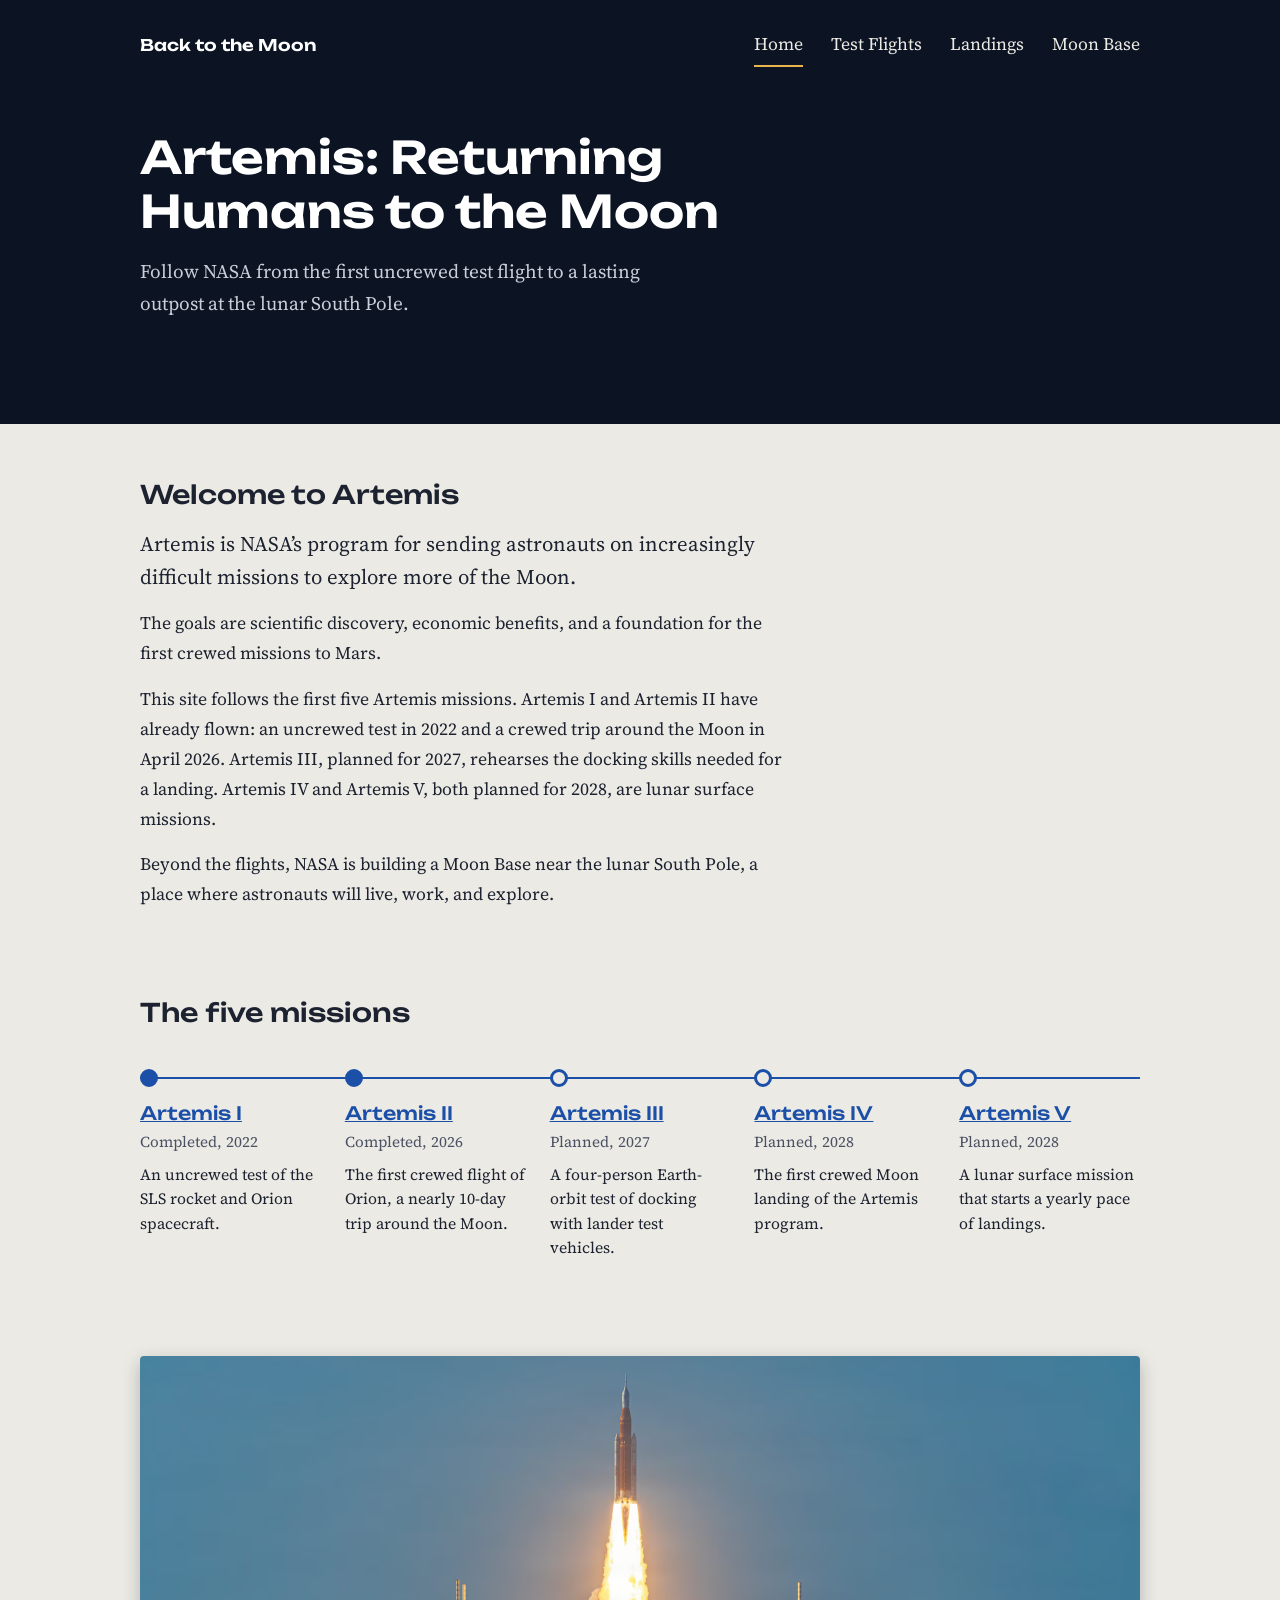
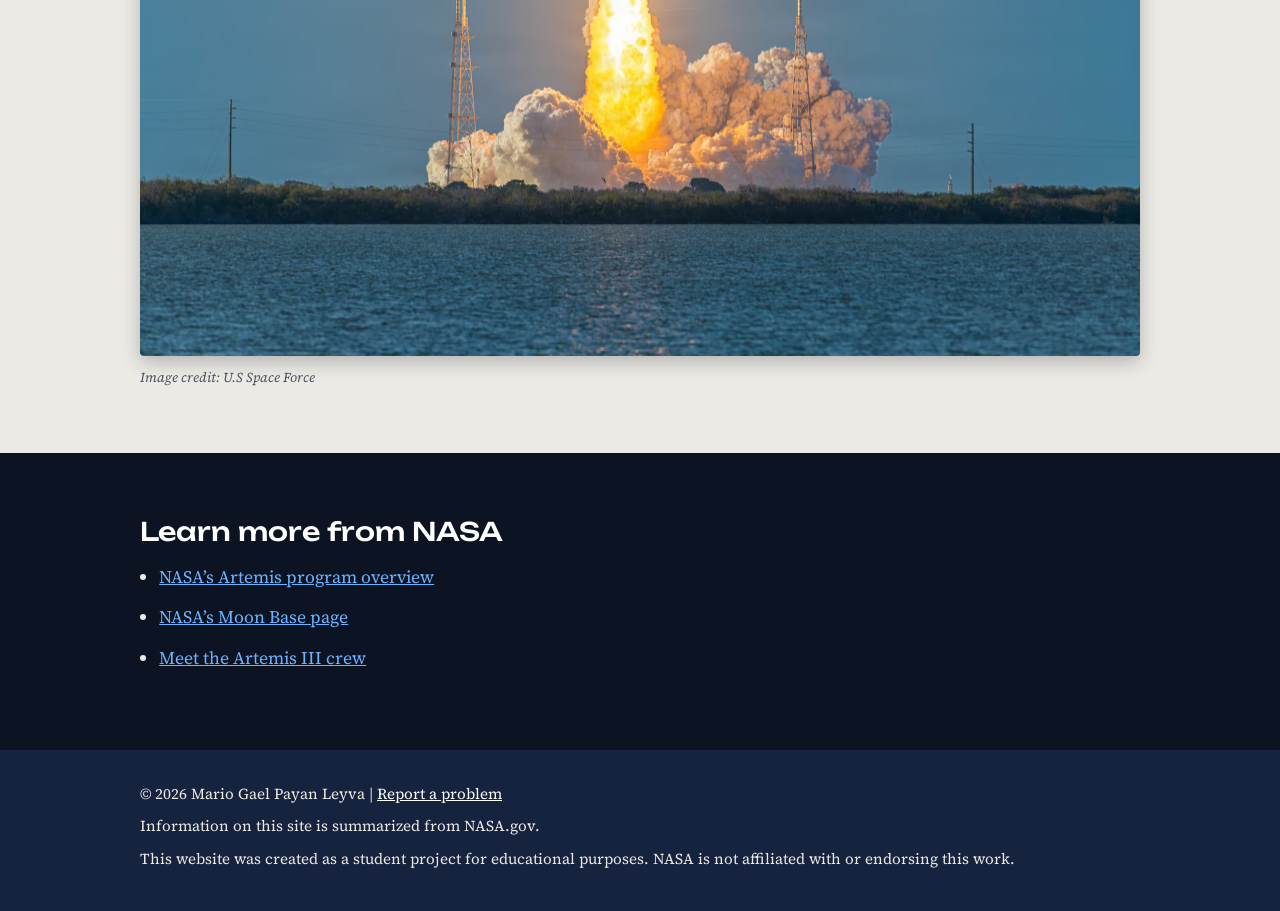
<file: final-project-draft/index.html>
<!DOCTYPE html>
<html lang="en">

<head>
  <meta charset="UTF-8" />
  <meta name="viewport" content="width=device-width, initial-scale=1" />
  <meta name="description" content="Follow NASA's Artemis program from Artemis I through Artemis V and the planned Moon Base at the lunar South Pole." />
  <meta name="author" content="Gael Leyva" />
  <title>Back to the Moon: NASA's Artemis Missions</title>
  <link href="https://fonts.googleapis.com/css2?family=Unbounded:wght@500;600&display=swap" rel="stylesheet" />
  <link href="https://fonts.googleapis.com/css2?family=Source+Serif+4:wght@400;600&display=swap" rel="stylesheet" />  <link rel="stylesheet" href="assets/css/style.css" />
</head>

<body id="home">

  <header class="site">
    <div class="container header-bar">
      <p class="brand"><a href="index.html">Back to the Moon</a></p>
      <nav>
        <ul>
          <li><a href="index.html" class="current">Home</a></li>
          <li><a href="test-flights.html">Test Flights</a></li>
          <li><a href="landings.html">Landings</a></li>
          <li><a href="moon-base.html">Moon Base</a></li>
        </ul>
      </nav>
    </div>
    <div class="container header-text">
      <h1>Artemis: Returning Humans to the Moon</h1>
      <p class="tagline">Follow NASA from the first uncrewed test flight to a lasting outpost at the lunar South Pole.</p>
    </div>
  </header>

  <main>
    <section class="container intro">
      <h2>Welcome to Artemis</h2>
      <p class="lead">Artemis is NASA’s program for sending astronauts on increasingly difficult missions to explore more of the Moon.</p>
      <p>The goals are scientific discovery, economic benefits, and a foundation for the first crewed missions to Mars.</p>
      <p>This site follows the first five Artemis missions. Artemis I and Artemis II have already flown: an uncrewed test in 2022 and a crewed trip around the Moon in April 2026. Artemis III, planned for 2027, rehearses the docking skills needed for a landing. Artemis IV and Artemis V, both planned for 2028, are lunar surface missions.</p>
      <p>Beyond the flights, NASA is building a Moon Base near the lunar South Pole, a place where astronauts will live, work, and explore.</p>
    </section>

    <section class="container flightpath">
      <h2>The five missions</h2>
      <ol class="path">
        <li class="done">
          <h3><a href="test-flights.html#artemis-1">Artemis I</a></h3>
          <p class="when">Completed, 2022</p>
          <p>An uncrewed test of the SLS rocket and Orion spacecraft.</p>
        </li>
        <li class="done">
          <h3><a href="test-flights.html#artemis-2">Artemis II</a></h3>
          <p class="when">Completed, 2026</p>
          <p>The first crewed flight of Orion, a nearly 10-day trip around the Moon.</p>
        </li>
        <li>
          <h3><a href="test-flights.html#artemis-3">Artemis III</a></h3>
          <p class="when">Planned, 2027</p>
          <p>A four-person Earth-orbit test of docking with lander test vehicles.</p>
        </li>
        <li>
          <h3><a href="landings.html#artemis-4">Artemis IV</a></h3>
          <p class="when">Planned, 2028</p>
          <p>The first crewed Moon landing of the Artemis program.</p>
        </li>
        <li>
          <h3><a href="landings.html#artemis-5">Artemis V</a></h3>
          <p class="when">Planned, 2028</p>
          <p>A lunar surface mission that starts a yearly pace of landings.</p>
        </li>
      </ol>
    </section>

    <section class="container banner">
      <figure>
        <img src="assets/img/artemis-launch.avif" width="2000" height="1333" alt="A large orange rocket lifting off in a bright plume of fire and smoke, with a shoreline and water in the foreground" />
        <figcaption>Image credit: U.S Space Force</figcaption>
      </figure>
    </section>
  </main>

    <aside class="dark">
    <div class="container">
      <article>
        <h2>Learn more from NASA</h2>
        <ul>
          <li><a href="https://www.nasa.gov/humans-in-space/artemis/">NASA’s Artemis program overview</a></li>
          <li><a href="https://www.nasa.gov/moonbase/">NASA’s Moon Base page</a></li>
          <li><a href="https://www.nasa.gov/our-artemis-iii-crew/">Meet the Artemis III crew</a></li>
        </ul>
      </article>
    </div>
  </aside>

  <footer class="site">
    <div class="container">
      <p>&copy; 2026 Mario Gael Payan Leyva | <a href="mailto:mgpayanley1@ualr.edu">Report a problem</a></p>
      <p>Information on this site is summarized from NASA.gov.</p>
      <p>This website was created as a student project for educational purposes. NASA is not affiliated with or endorsing this work.</p>
    </div>
  </footer>
</body>

</html>
</file>
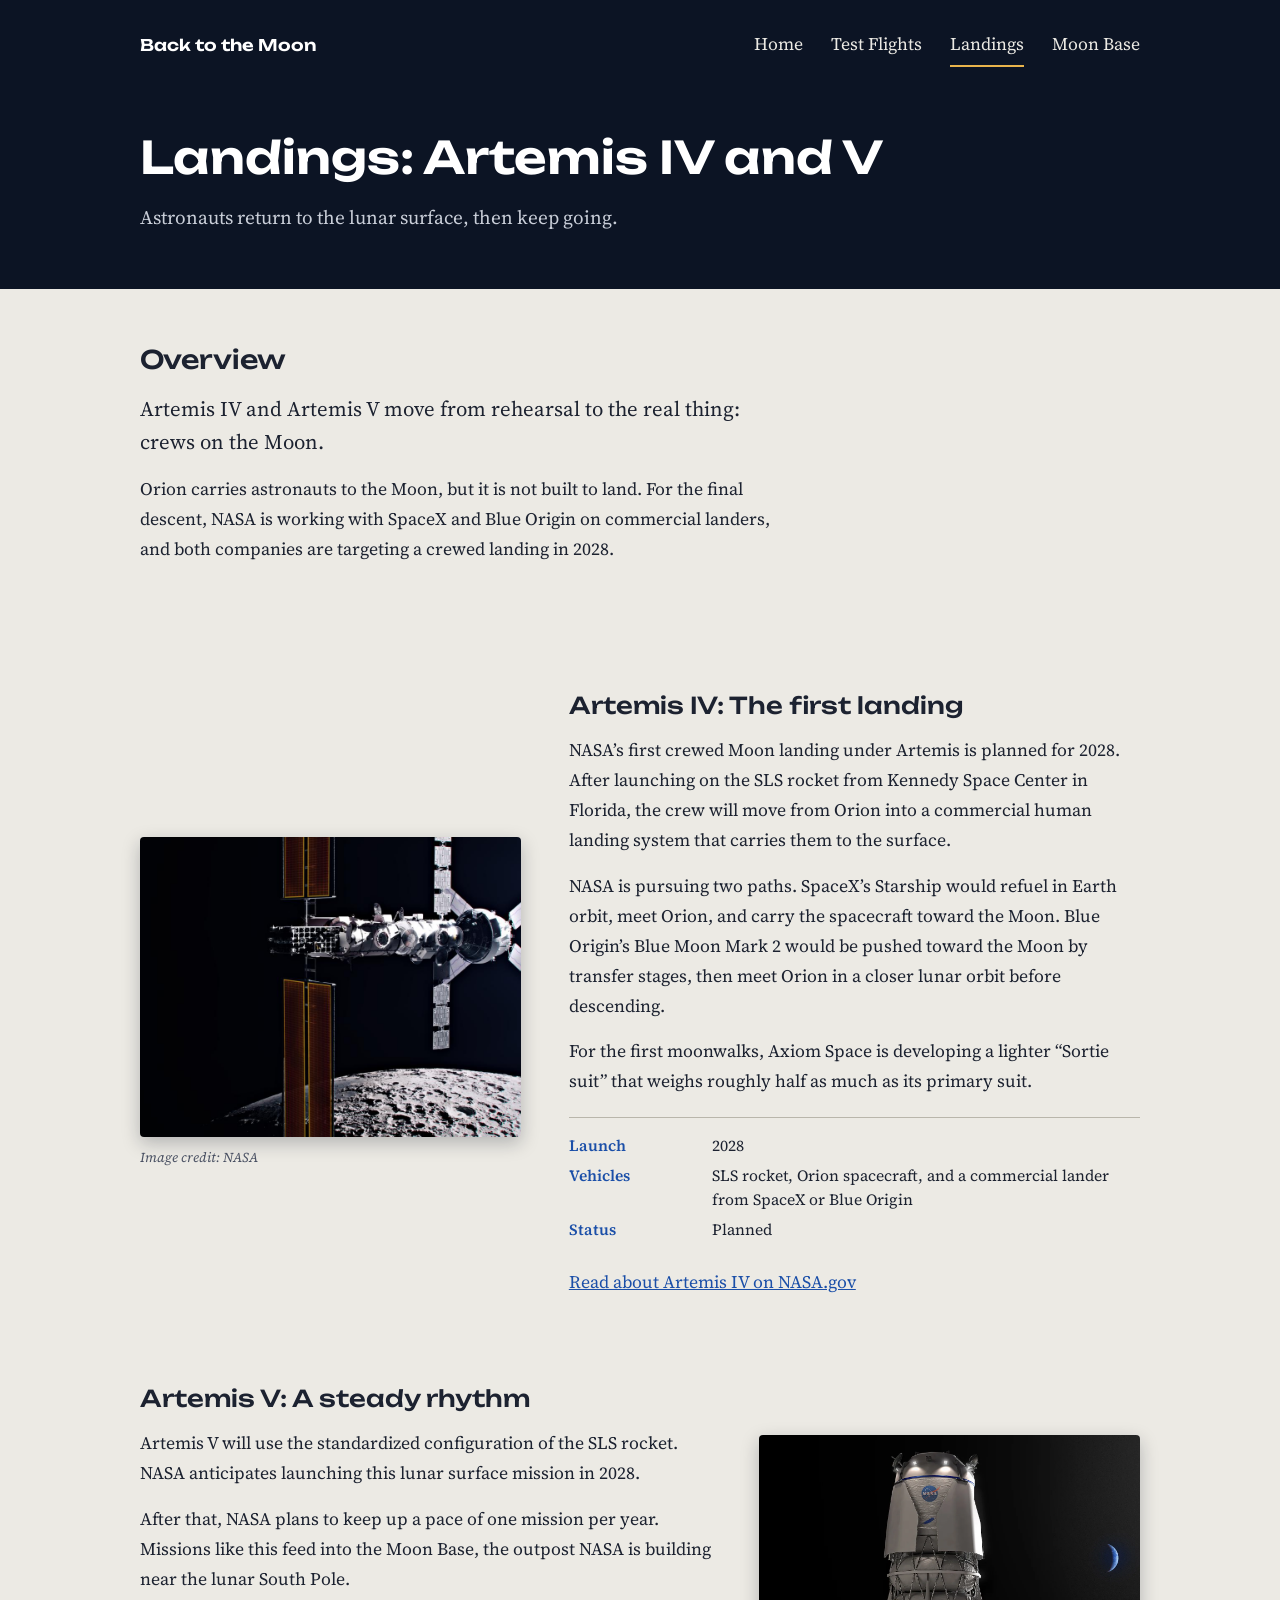
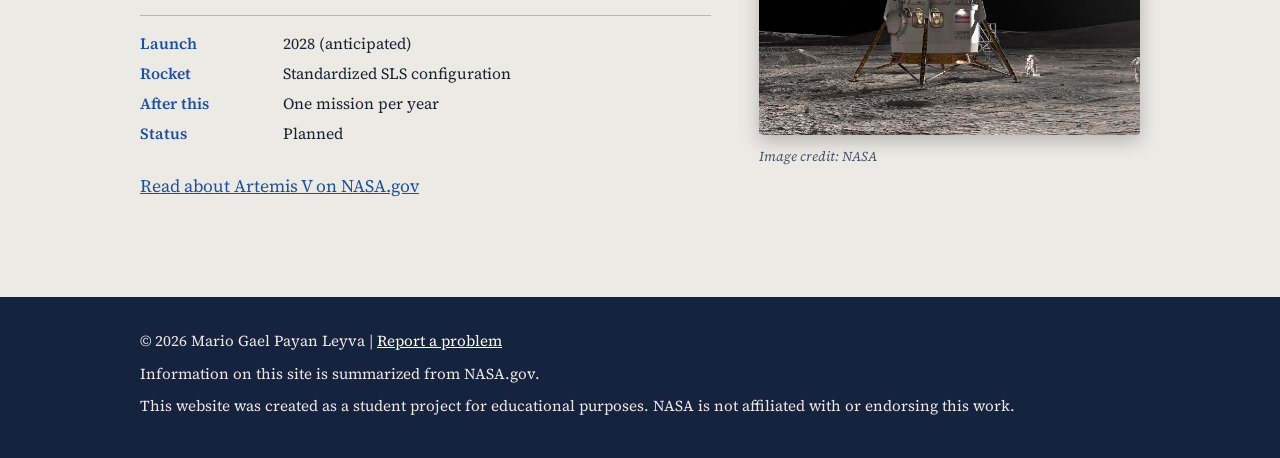
<file: final-project-draft/landings.html>
<!DOCTYPE html>
<html lang="en">

<head>
  <meta charset="UTF-8" />
  <meta name="viewport" content="width=device-width, initial-scale=1" />
  <meta name="description" content="Artemis IV and V: the first crewed Artemis Moon landing and the next lunar surface mission, both planned for 2028." />
  <meta name="author" content="Gael Leyva" />
  <title>Landings: Artemis IV and V | Back to the Moon</title>
  <link href="https://fonts.googleapis.com/css2?family=Unbounded:wght@500;600&display=swap" rel="stylesheet" />
  <link href="https://fonts.googleapis.com/css2?family=Source+Serif+4:wght@400;600&display=swap" rel="stylesheet" />  <link rel="stylesheet" href="assets/css/style.css" />
</head>

<body id="landings">

  <header class="site">
    <div class="container header-bar">
      <p class="brand"><a href="index.html">Back to the Moon</a></p>
      <nav>
        <ul>
          <li><a href="index.html">Home</a></li>
          <li><a href="test-flights.html">Test Flights</a></li>
          <li><a href="landings.html" class="current">Landings</a></li>
          <li><a href="moon-base.html">Moon Base</a></li>
        </ul>
      </nav>
    </div>
    <div class="container header-text">
      <h1>Landings: Artemis IV and V</h1>
      <p class="tagline">Astronauts return to the lunar surface, then keep going.</p>
    </div>
  </header>

  <main>
    <section class="container intro">
      <h2>Overview</h2>
      <p class="lead">Artemis IV and Artemis V move from rehearsal to the real thing: crews on the Moon.</p>
      <p>Orion carries astronauts to the Moon, but it is not built to land. For the final descent, NASA is working with SpaceX and Blue Origin on commercial landers, and both companies are targeting a crewed landing in 2028.</p>
    </section>

    <section class="container">
      <div class="story-list">

        <article class="story" id="artemis-4">
          <figure>
            <img src="assets/img/artemis-4.jpg" width="1200" height="800" alt="NASA image on the Moon during Artemis IV" />
            <figcaption>Image credit: NASA</figcaption>
          </figure>
          <div class="story-body">
            <h2>Artemis IV: The first landing</h2>
            <p>NASA’s first crewed Moon landing under Artemis is planned for 2028. After launching on the SLS rocket from Kennedy Space Center in Florida, the crew will move from Orion into a commercial human landing system that carries them to the surface.</p>
            <p>NASA is pursuing two paths. SpaceX’s Starship would refuel in Earth orbit, meet Orion, and carry the spacecraft toward the Moon. Blue Origin’s Blue Moon Mark 2 would be pushed toward the Moon by transfer stages, then meet Orion in a closer lunar orbit before descending.</p>
            <p>For the first moonwalks, Axiom Space is developing a lighter “Sortie suit” that weighs roughly half as much as its primary suit.</p>
            <dl class="facts">
              <dt>Launch</dt>
              <dd>2028</dd>
              <dt>Vehicles</dt>
              <dd>SLS rocket, Orion spacecraft, and a commercial lander from SpaceX or Blue Origin</dd>
              <dt>Status</dt>
              <dd>Planned</dd>
            </dl>
            <p><a href="https://www.nasa.gov/mission/artemis-iv/">Read about Artemis IV on NASA.gov</a></p>
          </div>
        </article>

        <article class="story" id="artemis-5">
          <figure>
            <img src="assets/img/artemis-5.webp" width="1200" height="800" alt="NASA image of astronauts working on the lunar surface" />
            <figcaption>Image credit: NASA</figcaption>
          </figure>
          <div class="story-body">
            <h2>Artemis V: A steady rhythm</h2>
            <p>Artemis V will use the standardized configuration of the SLS rocket. NASA anticipates launching this lunar surface mission in 2028.</p>
            <p>After that, NASA plans to keep up a pace of one mission per year. Missions like this feed into the Moon Base, the outpost NASA is building near the lunar South Pole.</p>
            <dl class="facts">
              <dt>Launch</dt>
              <dd>2028 (anticipated)</dd>
              <dt>Rocket</dt>
              <dd>Standardized SLS configuration</dd>
              <dt>After this</dt>
              <dd>One mission per year</dd>
              <dt>Status</dt>
              <dd>Planned</dd>
            </dl>
            <p><a href="https://www.nasa.gov/event/artemis-v/">Read about Artemis V on NASA.gov</a></p>
          </div>
        </article>

      </div>
    </section>
  </main>

  <footer class="site">
    <div class="container">
      <p>&copy; 2026 Mario Gael Payan Leyva | <a href="mailto:mgpayanley1@ualr.edu">Report a problem</a></p>
      <p>Information on this site is summarized from NASA.gov.</p>
      <p>This website was created as a student project for educational purposes. NASA is not affiliated with or endorsing this work.</p>
    </div>
  </footer>
</body>

</html>
</file>
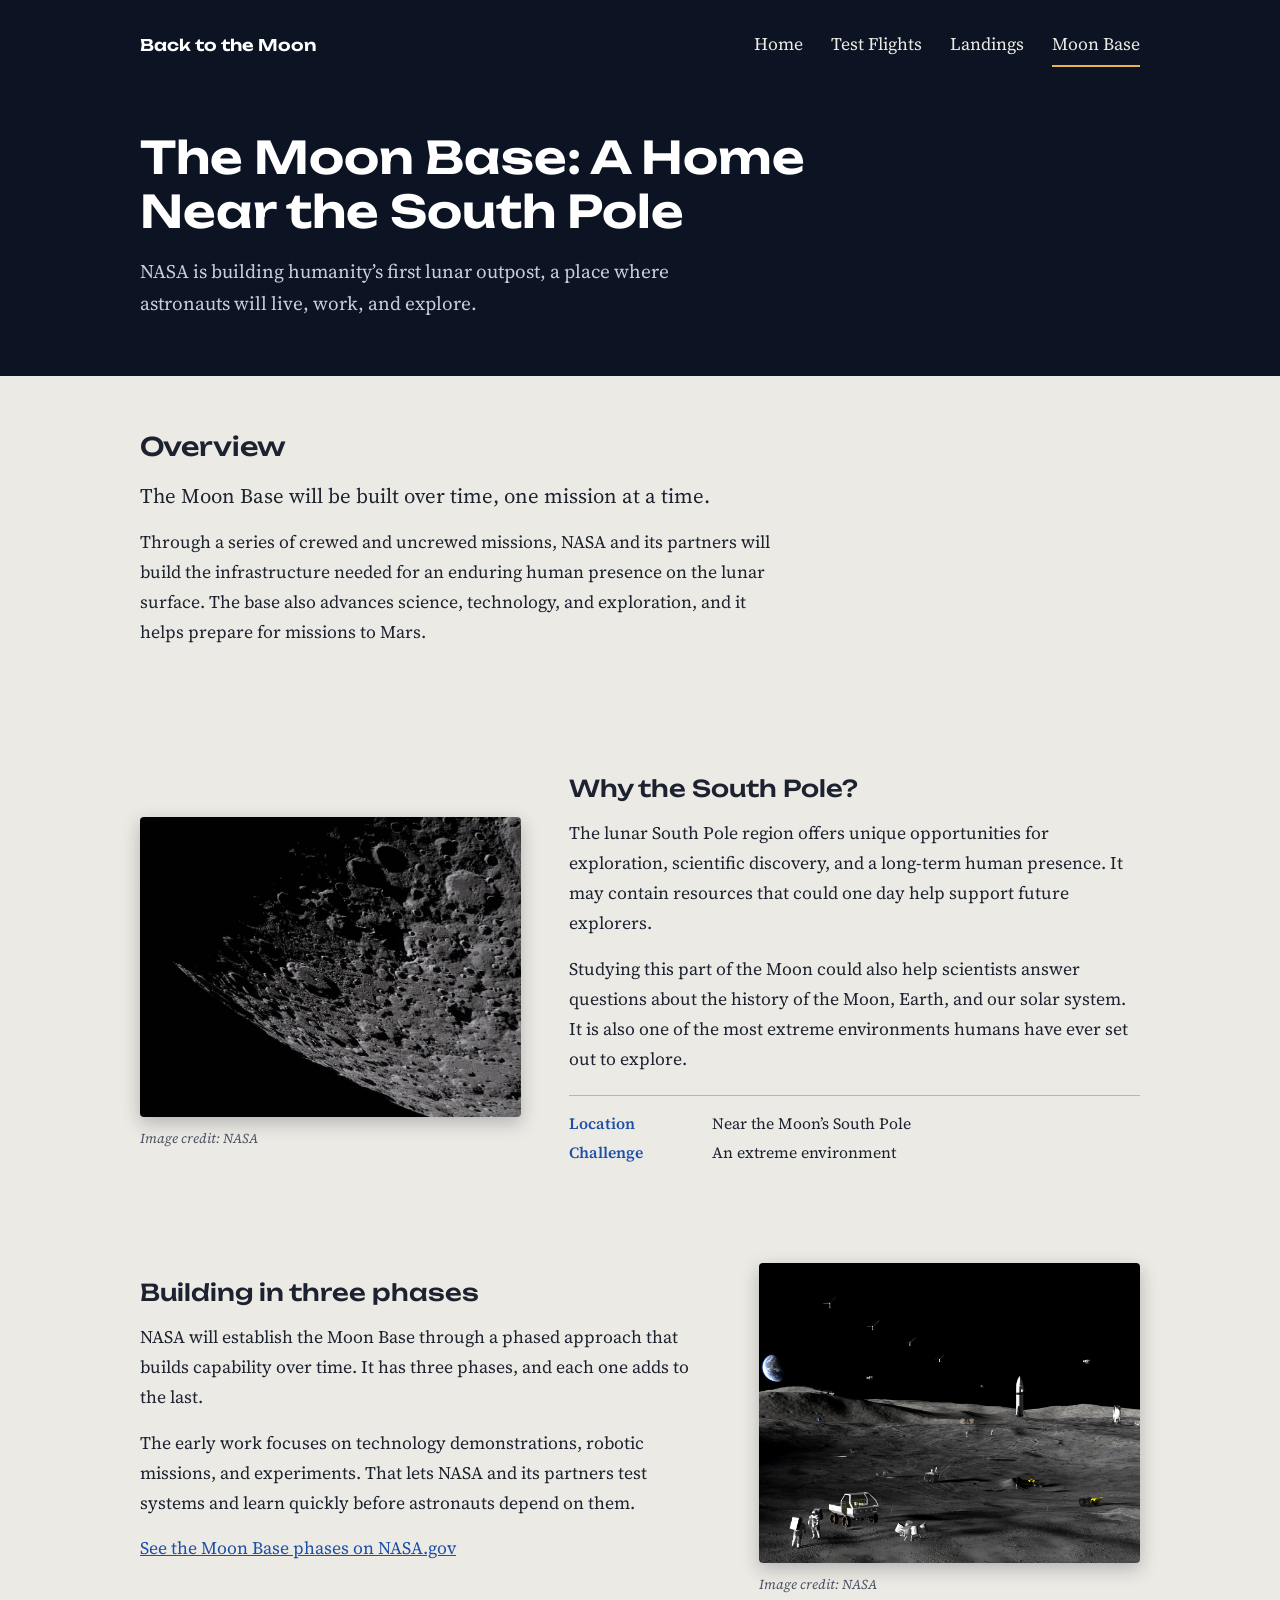
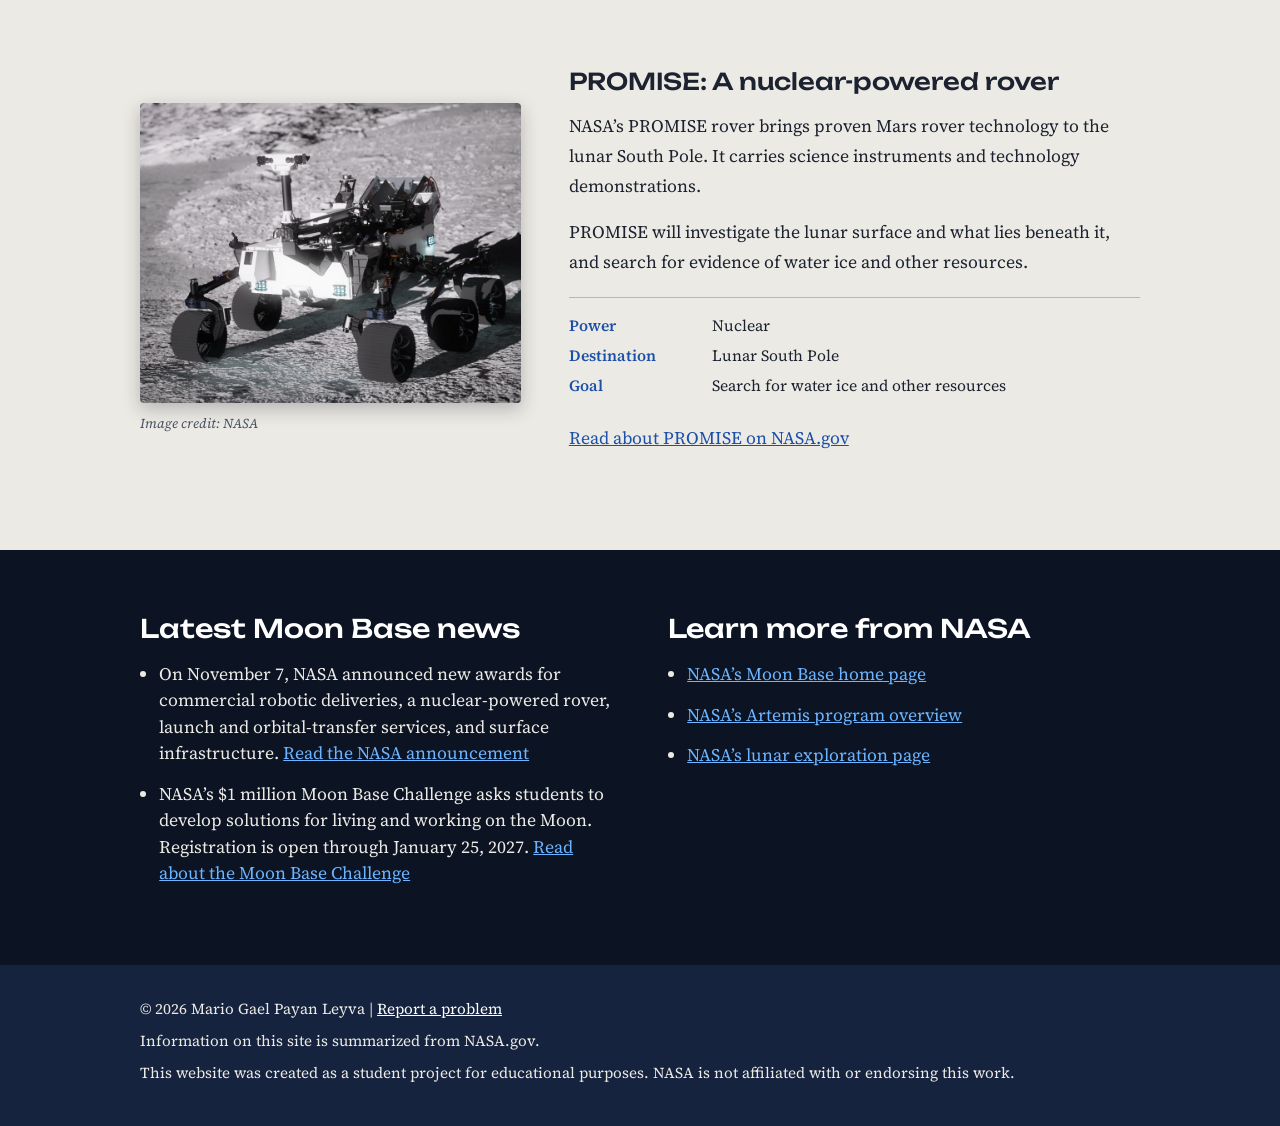
<file: final-project-draft/moon-base.html>
<!DOCTYPE html>
<html lang="en">

<head>
  <meta charset="UTF-8" />
  <meta name="viewport" content="width=device-width, initial-scale=1" />
  <meta name="description" content="NASA's Moon Base: humanity's first lunar outpost, being built near the Moon's South Pole through crewed and uncrewed missions." />
  <meta name="author" content="Gael Leyva" />
  <title>The Moon Base | Back to the Moon</title>
  <link href="https://fonts.googleapis.com/css2?family=Unbounded:wght@500;600&display=swap" rel="stylesheet" />
  <link href="https://fonts.googleapis.com/css2?family=Source+Serif+4:wght@400;600&display=swap" rel="stylesheet" />  <link rel="stylesheet" href="assets/css/style.css" />
</head>

<body id="moon-base">

  <header class="site">
    <div class="container header-bar">
      <p class="brand"><a href="index.html">Back to the Moon</a></p>
      <nav>
        <ul>
          <li><a href="index.html">Home</a></li>
          <li><a href="test-flights.html">Test Flights</a></li>
          <li><a href="landings.html">Landings</a></li>
          <li><a href="moon-base.html" class="current">Moon Base</a></li>
        </ul>
      </nav>
    </div>
    <div class="container header-text">
      <h1>The Moon Base: A Home Near the South Pole</h1>
      <p class="tagline">NASA is building humanity’s first lunar outpost, a place where astronauts will live, work, and explore.</p>
    </div>
  </header>

  <main>
    <section class="container intro">
      <h2>Overview</h2>
      <p class="lead">The Moon Base will be built over time, one mission at a time.</p>
      <p>Through a series of crewed and uncrewed missions, NASA and its partners will build the infrastructure needed for an enduring human presence on the lunar surface. The base also advances science, technology, and exploration, and it helps prepare for missions to Mars.</p>
    </section>

    <section class="container">
      <div class="story-list">

        <article class="story" id="south-pole">
          <figure>
            <img src="assets/img/south-pole.jpg" width="1200" height="800" alt="NASA image of the Moon's cratered South Pole region" />
            <figcaption>Image credit: NASA</figcaption>
          </figure>
          <div class="story-body">
            <h2>Why the South Pole?</h2>
            <p>The lunar South Pole region offers unique opportunities for exploration, scientific discovery, and a long-term human presence. It may contain resources that could one day help support future explorers.</p>
            <p>Studying this part of the Moon could also help scientists answer questions about the history of the Moon, Earth, and our solar system. It is also one of the most extreme environments humans have ever set out to explore.</p>
            <dl class="facts">
              <dt>Location</dt>
              <dd>Near the Moon’s South Pole</dd>
              <dt>Challenge</dt>
              <dd>An extreme environment</dd>
            </dl>
          </div>
        </article>

        <article class="story" id="phases">
          <figure>
            <img src="assets/img/moon-base.webp" width="1200" height="800" alt="NASA artist's concept of the Moon Base with habitats and rovers" />
            <figcaption>Image credit: NASA</figcaption>
          </figure>
          <div class="story-body">
            <h2>Building in three phases</h2>
            <p>NASA will establish the Moon Base through a phased approach that builds capability over time. It has three phases, and each one adds to the last.</p>
            <p>The early work focuses on technology demonstrations, robotic missions, and experiments. That lets NASA and its partners test systems and learn quickly before astronauts depend on them.</p>
            <p><a href="https://www.nasa.gov/moonbase-phases/">See the Moon Base phases on NASA.gov</a></p>
          </div>
        </article>

        <article class="story" id="promise">
          <figure>
            <img src="assets/img/promise-rover.jpg" width="1200" height="800" alt="NASA image of a rover exploring the lunar surface" />
            <figcaption>Image credit: NASA</figcaption>
          </figure>
          <div class="story-body">
            <h2>PROMISE: A nuclear-powered rover</h2>
            <p>NASA’s PROMISE rover brings proven Mars rover technology to the lunar South Pole. It carries science instruments and technology demonstrations.</p>
            <p>PROMISE will investigate the lunar surface and what lies beneath it, and search for evidence of water ice and other resources.</p>
            <dl class="facts">
              <dt>Power</dt>
              <dd>Nuclear</dd>
              <dt>Destination</dt>
              <dd>Lunar South Pole</dd>
              <dt>Goal</dt>
              <dd>Search for water ice and other resources</dd>
            </dl>
            <p><a href="https://www.nasa.gov/mission/promise/">Read about PROMISE on NASA.gov</a></p>
          </div>
        </article>

      </div>
    </section>
  </main>

  <aside class="dark">
    <div class="container">
      <article>
        <h2>Latest Moon Base news</h2>
        <ul>
          <li>On November 7, NASA announced new awards for commercial robotic deliveries, a nuclear-powered rover, launch and orbital-transfer services, and surface infrastructure. <a href="https://www.nasa.gov/news-release/nasa-awards-moon-base-transportation-technology-science-projects/">Read the NASA announcement</a></li>
          <li>NASA’s $1 million Moon Base Challenge asks students to develop solutions for living and working on the Moon. Registration is open through January 25, 2027. <a href="https://www.nasa.gov/news-release/nasa-announces-1-million-to-students-for-moon-base-challenge/">Read about the Moon Base Challenge</a></li>
        </ul>
      </article>
      <article>
        <h2>Learn more from NASA</h2>
        <ul>
          <li><a href="https://www.nasa.gov/moonbase/">NASA’s Moon Base home page</a></li>
          <li><a href="https://www.nasa.gov/humans-in-space/artemis/">NASA’s Artemis program overview</a></li>
          <li><a href="https://science.nasa.gov/moon/">NASA’s lunar exploration page</a></li>
        </ul>
      </article>
    </div>
  </aside>

  <footer class="site">
    <div class="container">
      <p>&copy; 2026 Mario Gael Payan Leyva | <a href="mailto:mgpayanley1@ualr.edu">Report a problem</a></p>
      <p>Information on this site is summarized from NASA.gov.</p>
      <p>This website was created as a student project for educational purposes. NASA is not affiliated with or endorsing this work.</p>
    </div>
  </footer>
</body>

</html>
</file>
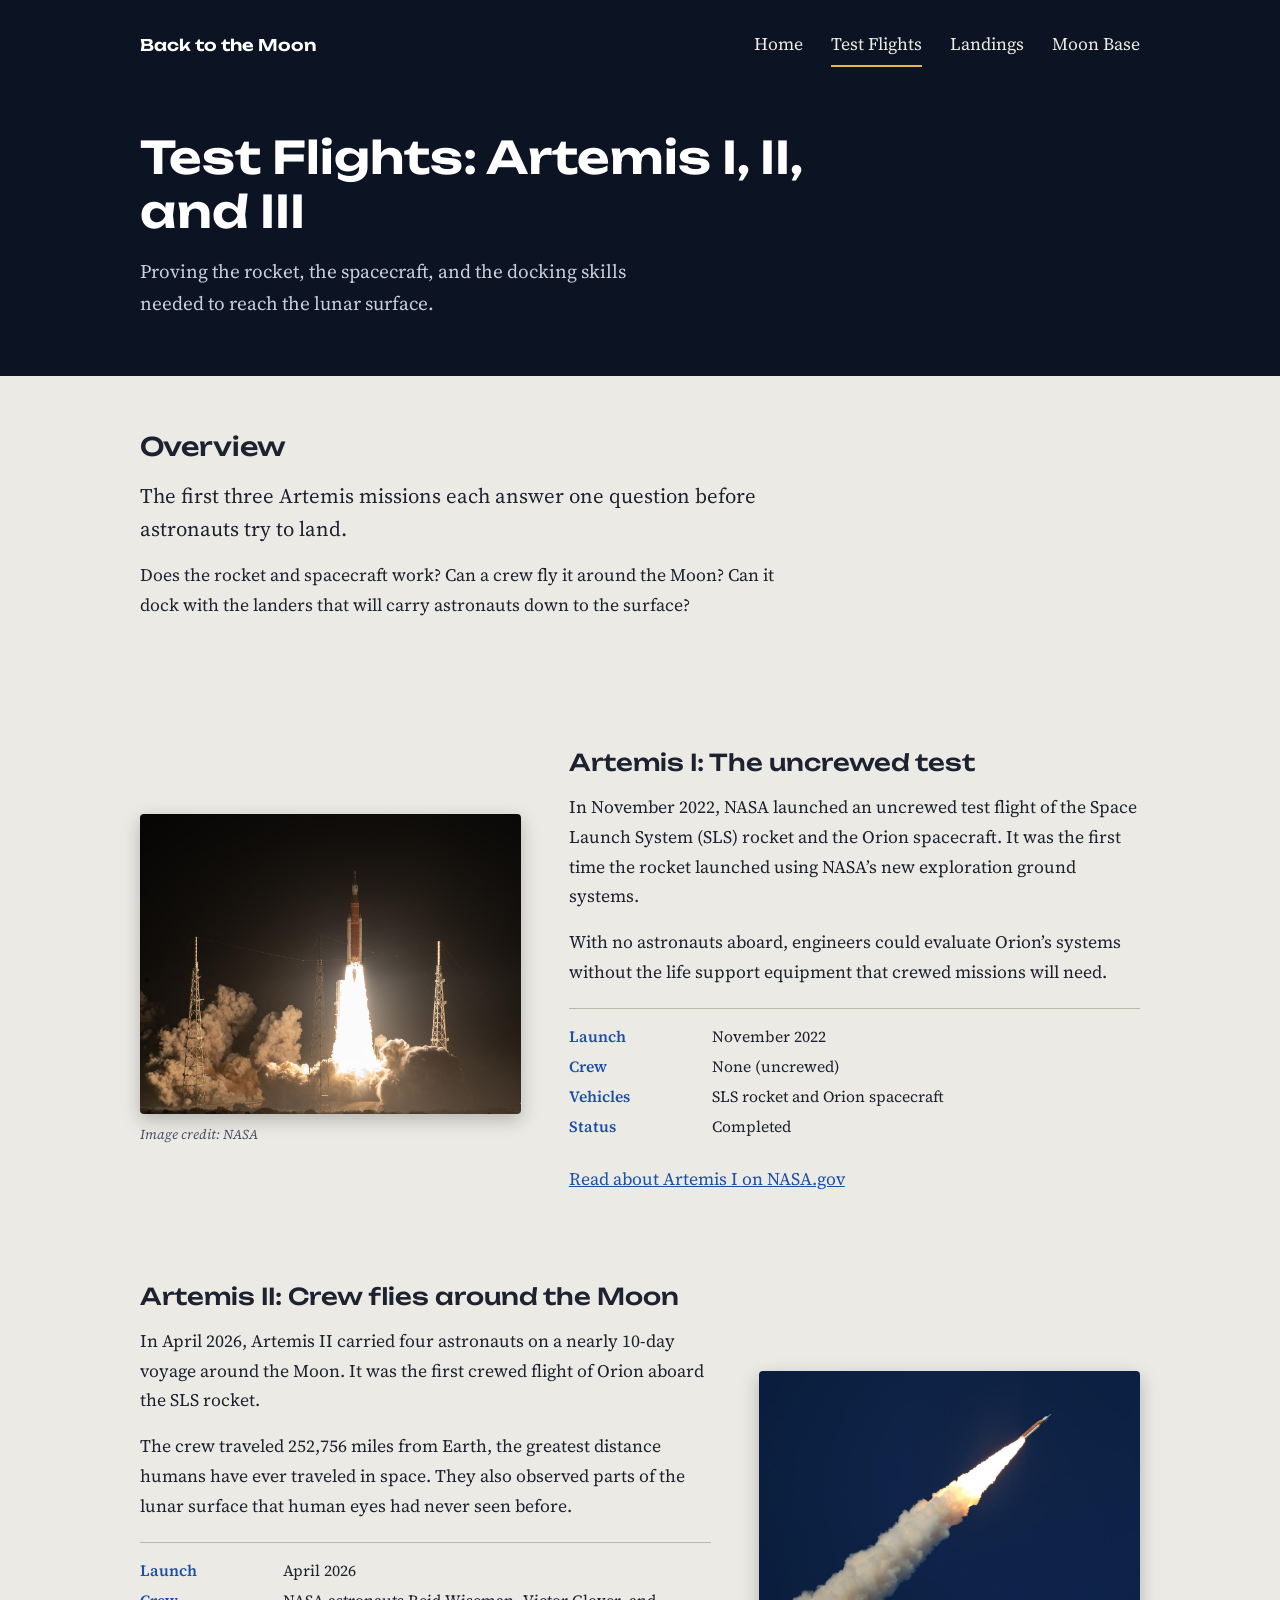
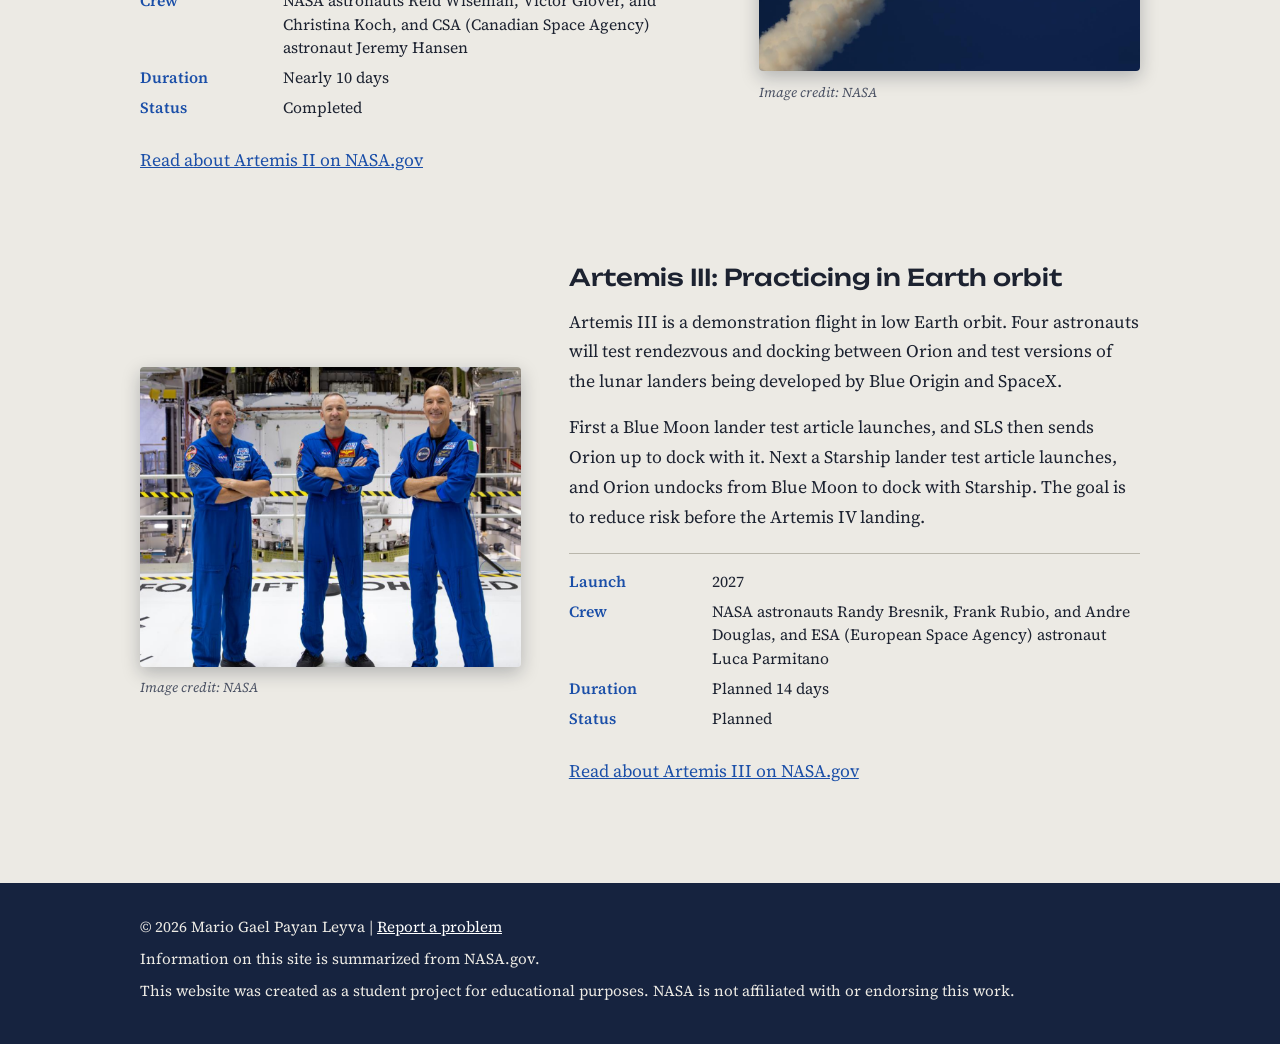
<file: final-project-draft/test-flights.html>
<!DOCTYPE html>
<html lang="en">

<head>
  <meta charset="UTF-8" />
  <meta name="viewport" content="width=device-width, initial-scale=1" />
  <meta name="description" content="Artemis I, II, and III: the uncrewed test flight, the first crewed trip around the Moon, and the Earth-orbit docking test." />
  <meta name="author" content="Gael Leyva" />
  <title>Test Flights: Artemis I, II, and III | Back to the Moon</title>
  <link href="https://fonts.googleapis.com/css2?family=Unbounded:wght@500;600&display=swap" rel="stylesheet" />
  <link href="https://fonts.googleapis.com/css2?family=Source+Serif+4:wght@400;600&display=swap" rel="stylesheet" />
  <link rel="stylesheet" href="assets/css/style.css" />
</head>

<body id="test-flights">

  <header class="site">
    <div class="container header-bar">
      <p class="brand"><a href="index.html">Back to the Moon</a></p>
      <nav>
        <ul>
          <li><a href="index.html">Home</a></li>
          <li><a href="test-flights.html" class="current">Test Flights</a></li>
          <li><a href="landings.html">Landings</a></li>
          <li><a href="moon-base.html">Moon Base</a></li>
        </ul>
      </nav>
    </div>
    <div class="container header-text">
      <h1>Test Flights: Artemis I, II, and III</h1>
      <p class="tagline">Proving the rocket, the spacecraft, and the docking skills needed to reach the lunar surface.</p>
    </div>
  </header>

  <main>
    <section class="container intro">
      <h2>Overview</h2>
      <p class="lead">The first three Artemis missions each answer one question before astronauts try to land.</p>
      <p>Does the rocket and spacecraft work? Can a crew fly it around the Moon? Can it dock with the landers that will carry astronauts down to the surface?</p>
    </section>

    <section class="container">
      <div class="story-list">

        <article class="story" id="artemis-1">
          <figure>
            <img src="assets/img/artemis-1.jpg" width="1200" height="800" alt="NASA image of the Artemis I rocket and Orion spacecraft" />
            <figcaption>Image credit: NASA</figcaption>
          </figure>
          <div class="story-body">
            <h2>Artemis I: The uncrewed test</h2>
            <p>In November 2022, NASA launched an uncrewed test flight of the Space Launch System (SLS) rocket and the Orion spacecraft. It was the first time the rocket launched using NASA’s new exploration ground systems.</p>
            <p>With no astronauts aboard, engineers could evaluate Orion’s systems without the life support equipment that crewed missions will need.</p>
            <dl class="facts">
              <dt>Launch</dt>
              <dd>November 2022</dd>
              <dt>Crew</dt>
              <dd>None (uncrewed)</dd>
              <dt>Vehicles</dt>
              <dd>SLS rocket and Orion spacecraft</dd>
              <dt>Status</dt>
              <dd>Completed</dd>
            </dl>
            <p><a href="https://www.nasa.gov/mission/artemis-i/">Read about Artemis I on NASA.gov</a></p>
          </div>
        </article>

        <article class="story" id="artemis-2">
          <figure>
            <img src="assets/img/artemis-2.jpg" width="1200" height="800" alt="NASA image of the Artemis II rocket" />
            <figcaption>Image credit: NASA</figcaption>
          </figure>
          <div class="story-body">
            <h2>Artemis II: Crew flies around the Moon</h2>
            <p>In April 2026, Artemis II carried four astronauts on a nearly 10-day voyage around the Moon. It was the first crewed flight of Orion aboard the SLS rocket.</p>
            <p>The crew traveled 252,756 miles from Earth, the greatest distance humans have ever traveled in space. They also observed parts of the lunar surface that human eyes had never seen before.</p>
            <dl class="facts">
              <dt>Launch</dt>
              <dd>April 2026</dd>
              <dt>Crew</dt>
              <dd>NASA astronauts Reid Wiseman, Victor Glover, and Christina Koch, and CSA (Canadian Space Agency) astronaut Jeremy Hansen</dd>
              <dt>Duration</dt>
              <dd>Nearly 10 days</dd>
              <dt>Status</dt>
              <dd>Completed</dd>
            </dl>
            <p><a href="https://www.nasa.gov/mission/artemis-ii/">Read about Artemis II on NASA.gov</a></p>
          </div>
        </article>

        <article class="story" id="artemis-3">
          <figure>
            <img src="assets/img/artemis-3.png" width="1200" height="800" alt="NASA image of the Artemis III crew" />
            <figcaption>Image credit: NASA</figcaption>
          </figure>
          <div class="story-body">
            <h2>Artemis III: Practicing in Earth orbit</h2>
            <p>Artemis III is a demonstration flight in low Earth orbit. Four astronauts will test rendezvous and docking between Orion and test versions of the lunar landers being developed by Blue Origin and SpaceX.</p>
            <p>First a Blue Moon lander test article launches, and SLS then sends Orion up to dock with it. Next a Starship lander test article launches, and Orion undocks from Blue Moon to dock with Starship. The goal is to reduce risk before the Artemis IV landing.</p>
            <dl class="facts">
              <dt>Launch</dt>
              <dd>2027</dd>
              <dt>Crew</dt>
              <dd>NASA astronauts Randy Bresnik, Frank Rubio, and Andre Douglas, and ESA (European Space Agency) astronaut Luca Parmitano</dd>
              <dt>Duration</dt>
              <dd>Planned 14 days</dd>
              <dt>Status</dt>
              <dd>Planned</dd>
            </dl>
            <p><a href="https://www.nasa.gov/mission/artemis-iii/">Read about Artemis III on NASA.gov</a></p>
          </div>
        </article>

      </div>
    </section>
  </main>

  <footer class="site">
    <div class="container">
      <p>&copy; 2026 Mario Gael Payan Leyva | <a href="mailto:mgpayanley1@ualr.edu">Report a problem</a></p>
      <p>Information on this site is summarized from NASA.gov.</p>
      <p>This website was created as a student project for educational purposes. NASA is not affiliated with or endorsing this work.</p>
    </div>
  </footer>
</body>

</html>
</file>
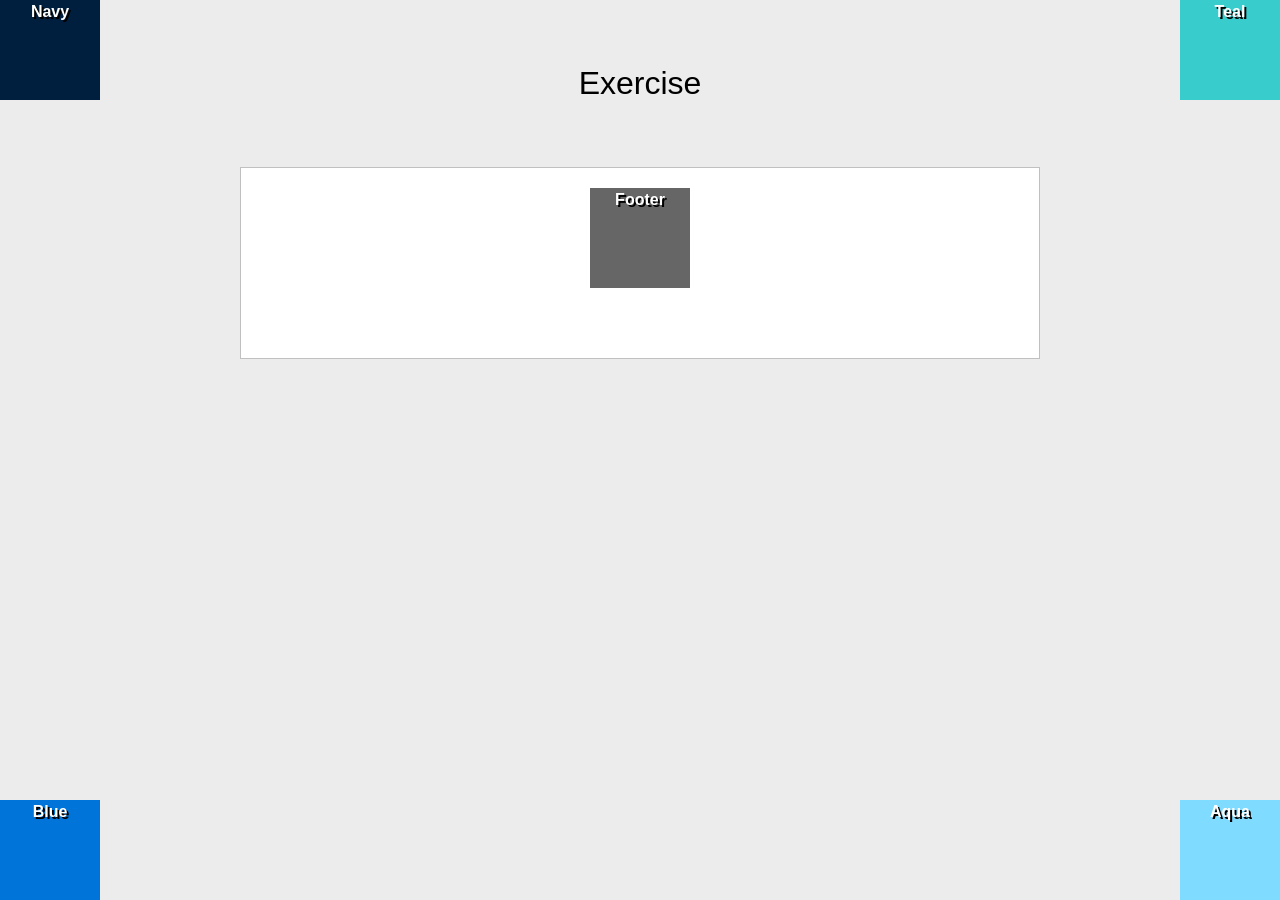
<file: positioning-lab/absolute-1.html>
<!DOCTYPE html>
<html lang="en">

<head>
  <meta charset="UTF-8">
  <meta http-equiv="X-UA-Compatible" content="IE=edge">
  <meta name="viewport" content="width=device-width, initial-scale=1.0">
  <title>Positioning Lab</title>
  <style type="text/css">
    /* ---------------Box Sizing----------------- */
    html {
      box-sizing: border-box;
    }
    *,
    *:before,
    *:after {
      box-sizing: inherit;
    }
    body {
      background-color: #ECECEC;
      font-weight: bold;
      font-family: Tahoma, Geneva, sans-serif;
      color: #FFF;
      text-align: center;
      line-height: 24px;
    }
    #wrapper {
      background-color: #FFF;
      border: 1px solid #c0c0c0;
      width: 800px;
      height: 192px;
      margin-right: auto;
      margin-left: auto;
      text-shadow: 2px 2px #000;
    }
    #navy {
      background-color: #001f3f;
      width: 100px;
      height:100px;
      position:absolute;
      top:0;
      left:0;
    }
    #teal {
      background-color: #39CCCC;
      width: 100px;
      height:100px;
      position:absolute;
      top:0;
      right:0;
    }
    #blue {
      background-color: #0074D9;
      width: 100px;
      height:100px;
      position:absolute;
      bottom:0;
      left:0;
    }
    #aqua {
      background-color: #7FDBFF;
      width: 100px;
      height:100px;
      position:absolute;
      bottom:0;
      right:0;
    }
    #footer {
  background-color: #666;
  width: 100px;
  height: 100px;
  position: absolute;
  right: 0;
  left: 0;
  margin: 20px auto;
    }
    h1 {
      color: #000;
      font-weight: normal;
      padding: 50px;
    }
  </style>
</head>
<body>
  <h1>Exercise</h1>
  <section id="wrapper">
    <div id="navy">Navy</div>
    <div id="teal">Teal</div>
    <div id="blue">Blue</div>
    <div id="aqua">Aqua</div>
    <div id="footer">Footer</div>
  </section>
</body>

</html>
</file>
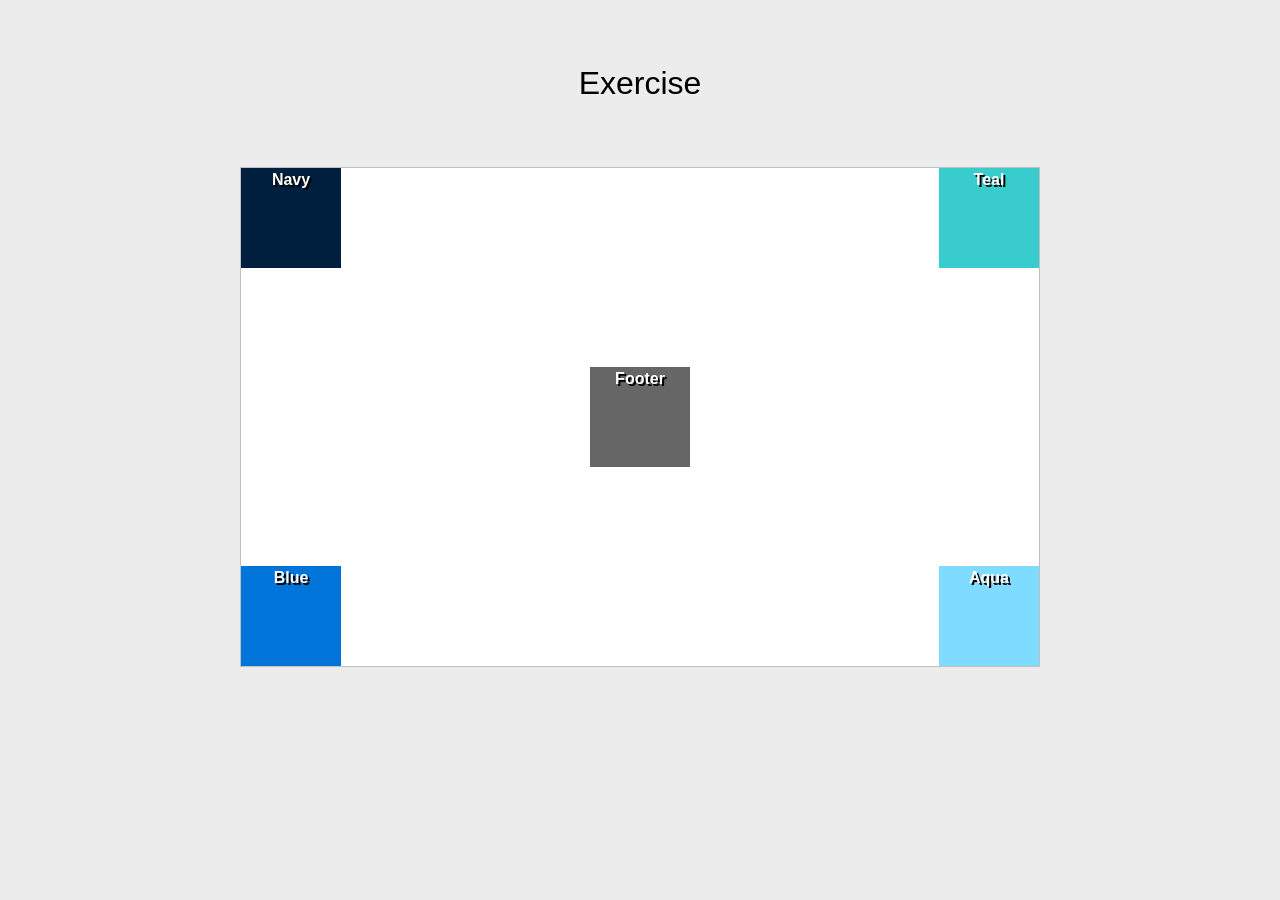
<file: positioning-lab/absolute-2.html>
<!DOCTYPE html>
<html lang="en">

<head>
  <meta charset="UTF-8">
  <meta http-equiv="X-UA-Compatible" content="IE=edge">
  <meta name="viewport" content="width=device-width, initial-scale=1.0">
  <title>Positioning Lab</title>
  <style type="text/css">
    /* ---------------Box Sizing----------------- */
    html {
      box-sizing: border-box;
    }
    *,
    *:before,
    *:after {
      box-sizing: inherit;
    }
    body {
      background-color: #ECECEC;
      font-weight: bold;
      font-family: Tahoma, Geneva, sans-serif;
      color: #FFF;
      text-align: center;
      line-height: 24px;
    }
    #wrapper {
      background-color: #FFF;
      border: 1px solid #c0c0c0;
      width: 800px;
      height: 500px;
      margin-right: auto;
      margin-left: auto;
      text-shadow: 2px 2px #000;
      position: relative;
    }
    #navy {
      background-color: #001f3f;
      position:absolute;
      width:100px;
      height:100px;
      top:0;
      left:0;
      z-index:1;
    }
    #teal {
      background-color: #39CCCC;
      position:absolute;
      width:100px;
      height:100px;
      top:0;
      right:0;
    }
    #blue {
      background-color: #0074D9;
      position:absolute;
      width:100px;
      height:100px;
      bottom:0;
      left:0;
    }
    #aqua {
      background-color: #7FDBFF;
      position:absolute;
      width:100px;
      height:100px;
      bottom:0;
      right:0;
    }
    #footer {
  background-color: #666;
  width: 100px;
  height: 100px;
  position: absolute;
  top: 50%;
  left: 50%;
  transform: translate(-50%, -50%);
}
    h1 {
      color: #000;
      font-weight: normal;
      padding: 50px;
    }
  </style>
</head>
<body>
  <h1>Exercise</h1>
  <section id="wrapper">
    <div id="navy">Navy</div>
    <div id="teal">Teal</div>
    <div id="blue">Blue</div>
    <div id="aqua">Aqua</div>
    <div id="footer">Footer</div>
  </section>
</body>

</html>
</file>
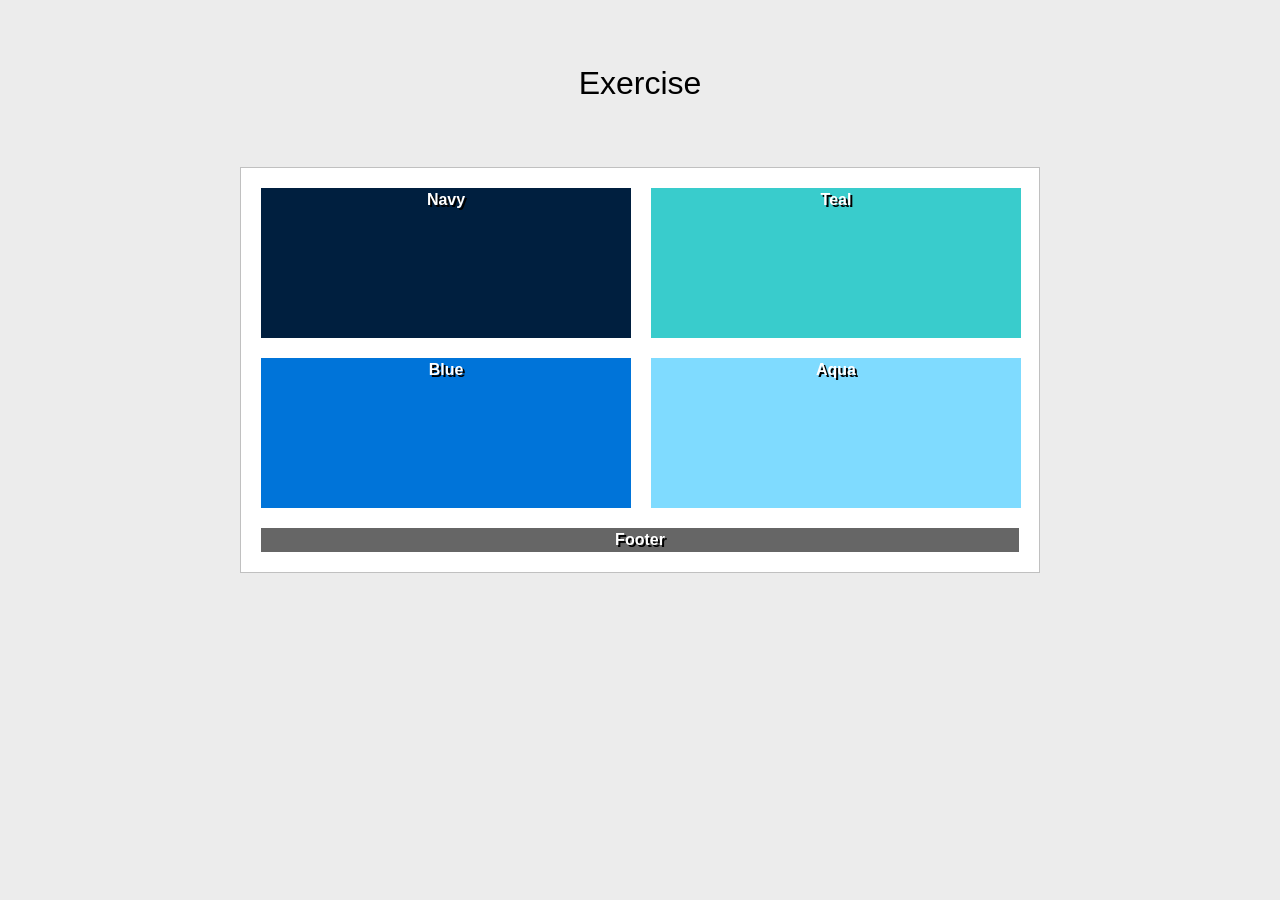
<file: positioning-lab/float-1.html>
<!DOCTYPE html>
<html lang="en">

<head>
  <meta charset="UTF-8">
  <meta http-equiv="X-UA-Compatible" content="IE=edge">
  <meta name="viewport" content="width=device-width, initial-scale=1.0">
  <title>Positioning Lab</title>
  <style type="text/css">
    /* ---------------Box Sizing----------------- */
    html {
      box-sizing: border-box;
    }
    *,
    *:before,
    *:after {
      box-sizing: inherit;
    }
    body {
      background-color: #ECECEC;
      font-weight: bold;
      font-family: Tahoma, Geneva, sans-serif;
      color: #FFF;
      text-align: center;
      line-height: 24px;
    }
    #wrapper {
      background-color: #FFF;
      border: 1px solid #c0c0c0;
      width: 800px;
      height: 400;
      margin-right: auto;
      margin-left: auto;
      text-shadow: 2px 2px #000;
      padding-top:20px;
      position: relative;
    }
    #navy {
      background-color: #001f3f;
      width: 370px;
      height:150px;
      float: left;
      margin-left:20px;
      margin-bottom:20px;
    }
    #teal {
      background-color: #39CCCC;
      width: 370px;
      height:150px;
      float: left;
      margin-left:20px;
      margin-bottom:20px;
    }
    #blue {
      background-color: #0074D9;
      width: 370px;
      height:150px;
      float: left;
      margin-left:20px;
      margin-bottom:20px;
    }
    #aqua {
      background-color: #7FDBFF;
      width: 370px;
      height:150px;
      float: left;
      margin-left:20px;
      margin-bottom:20px;
    }
    #footer {
      background-color: #666;
      clear: both;
      margin:20px;
    }
    h1 {
      color: #000;
      font-weight: normal;
      padding: 50px;
    }
  </style>
</head>
<body>
  <h1>Exercise</h1>
  <section id="wrapper">
    <div id="navy">Navy</div>
    <div id="teal">Teal</div>
    <div id="blue">Blue</div>
    <div id="aqua">Aqua</div>
    <div id="footer">Footer</div>
  </section>
</body>

</html>
</file>
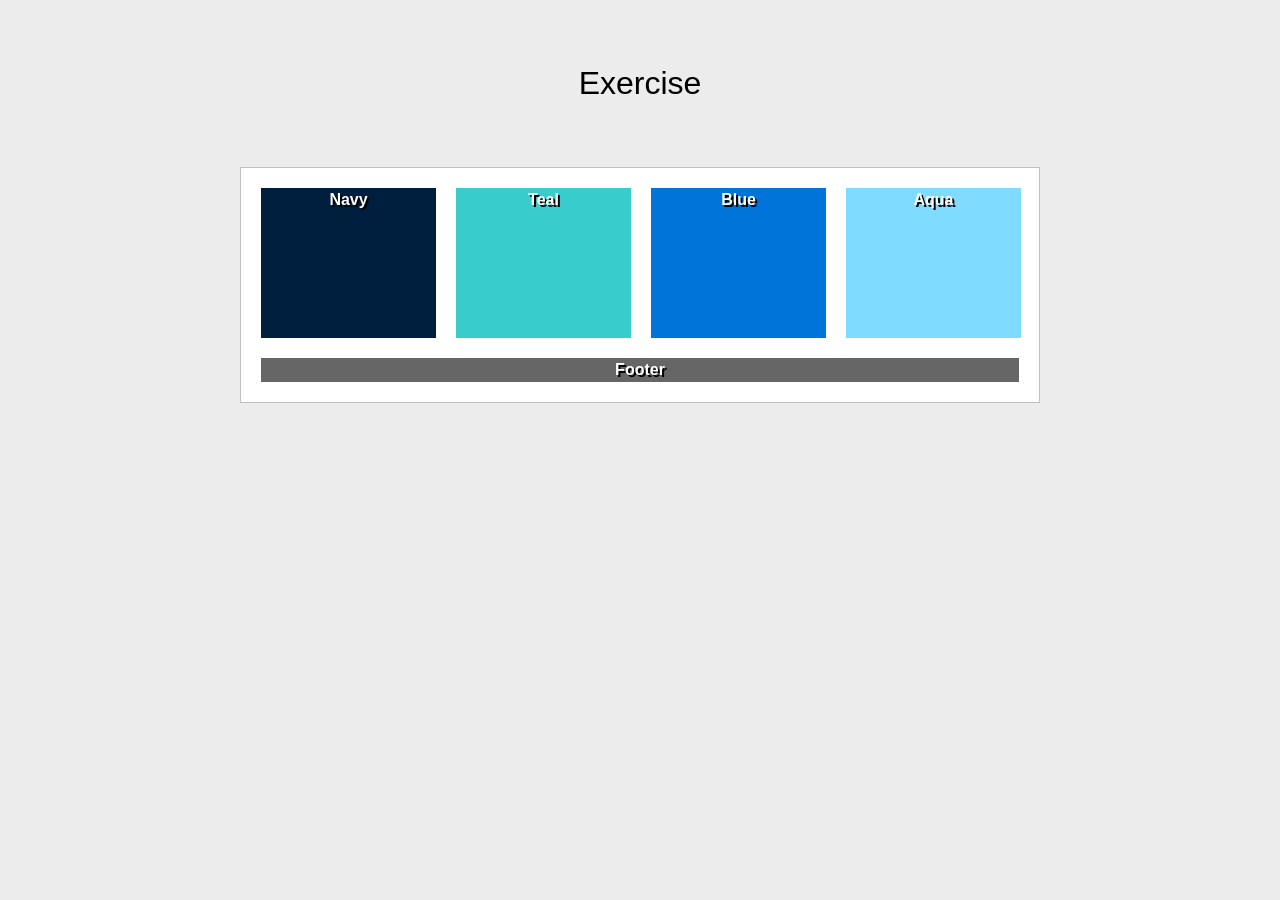
<file: positioning-lab/float-2.html>
<!DOCTYPE html>
<html lang="en">

<head>
  <meta charset="UTF-8">
  <meta http-equiv="X-UA-Compatible" content="IE=edge">
  <meta name="viewport" content="width=device-width, initial-scale=1.0">
  <title>Positioning Lab</title>
  <style type="text/css">
    /* ---------------Box Sizing----------------- */
    html {
      box-sizing: border-box;
    }
    *,
    *:before,
    *:after {
      box-sizing: inherit;
    }
    body {
      background-color: #ECECEC;
      font-weight: bold;
      font-family: Tahoma, Geneva, sans-serif;
      color: #FFF;
      text-align: center;
      line-height: 24px;
    }
    #wrapper {
      background-color: #FFF;
      border: 1px solid #c0c0c0;
      width: 800px;
      margin-right: auto;
      margin-left: auto;
      text-shadow: 2px 2px #000;
      padding-top:20px;
    }
    #navy {
      background-color: #001f3f;
      width: 175px;
      height:150px;
      float: left;
      margin-left:20px;
      margin-bottom:20px;
    }
    #teal {
      background-color: #39CCCC;
      width: 175px;
      height:150px;
      float: left;
      margin-left:20px;
      margin-bottom:20px;
    }
    #blue {
      background-color: #0074D9;
      width: 175px;
      height:150px;
      float: left;
      margin-left:20px;
      margin-bottom:20px;
    }
    #aqua {
      background-color: #7FDBFF;
      width: 175px;
      height:150px;
      float: left;
      margin-left:20px;
      margin-bottom:20px;
    }
    #footer {
      background-color: #666;
      clear: both;
      margin:20px;
    }
    h1 {
      color: #000;
      font-weight: normal;
      padding: 50px;
    }
  </style>
</head>
<body>
  <h1>Exercise</h1>
  <section id="wrapper">
    <div id="navy">Navy</div>
    <div id="teal">Teal</div>
    <div id="blue">Blue</div>
    <div id="aqua">Aqua</div>
    <div id="footer">Footer</div>
  </section>
</body>

</html>
</file>
<file: final-project-draft/assets/css/style.css>
/* ==========================================================
   Back to the Moon: Artemis website project

   Colors
   Night        #0c1424
   Deep Space   #16233f
   Lunar Dust   #eceae4
   Ink          #1c2230
   Regolith     #4a5163
   Earthrise    #6cb4ff
   Cobalt       #1b4fa8
   Sunlight     #e9b44c
   ========================================================== */

/* ---------------Box Sizing----------------- */

html {
  box-sizing: border-box;
}
*,
*:before,
*:after {
  box-sizing: inherit;
}

/* ----- Utility Styles ---- */

.container {
  width: 88vw;
  margin: 0 auto;
  max-width: 1000px;
}

img {
  max-width: 100%;
  height: auto;
}

/* ----- Global Styles ---- */

body {
  margin: 0;
  background: #eceae4;
  color: #1c2230;
  font-family: "Source Serif 4", Georgia, serif;
  font-size: 1.1rem;
  line-height: 1.7;
}

h1,
h2,
h3 {
  font-family: "Unbounded", "Trebuchet MS", sans-serif;
  font-weight: 500;
  line-height: 1.2;
}

h2 {
  font-size: 1.6rem;
  margin: 0 0 1rem;
}

h3 {
  font-size: 1.15rem;
  margin: 0 0 0.5rem;
}

p {
  max-width: 650px;
  margin: 0 0 1rem;
}

a {
  color: #1b4fa8;
}

a:hover {
  color: #0c1424;
}

/* ------------- Header --------------- */

header.site {
  background-color: #0c1424;
  color: #ffffff;
  padding: 1.5rem 0 3.5rem;
}

.header-bar {
  display: flex;
  flex-direction: row;
  justify-content: space-between;
  align-items: center;
  flex-wrap: wrap;
  gap: 1rem 2rem;
}

.brand {
  margin: 0;
  max-width: none;
  font-family: "Unbounded", "Trebuchet MS", sans-serif;
  font-size: 1rem;
  font-weight: 600;
}

.brand a {
  color: #ffffff;
  text-decoration: none;
}

header.site nav ul {
  display: flex;
  flex-direction: row;
  gap: 1.75rem;
  list-style: none;
  margin: 0;
  padding: 0;
}

header.site nav a {
  display: block;
  color: #eceae4;
  text-decoration: none;
  padding: 0.35rem 0;
  border-bottom: 2px solid transparent;
  transition: 0.3s;
}

header.site nav a:hover {
  border-bottom-color: #6cb4ff;
}

header.site nav a.current  {
  border-bottom-color: #e9b44c;
}

.header-text {
  padding-top: 4rem;
}

header.site h1 {
  font-size: 2.8rem;
  font-weight: 600;
  margin: 0 0 1rem;
  max-width: 17em;
}

header.site .tagline {
  color: #c9ced8;
  font-size: 1.2rem;
  max-width: 550px;
  margin: 0;
}

/*  taller header for home */
body#home header.site {
  padding-bottom: 6.5rem;
}

/* ------------- Main sections --------------- */

main section {
  padding: 3.5rem 0 1rem;
}

.lead {
  font-size: 1.3rem;
  line-height: 1.6;
}

/* ------------- Flight path (home page) --------------- */

section.flightpath {
  padding-bottom: 4rem;
}

ol.path {
  display: flex;
  flex-direction: row;
  gap: 1.5rem;
  list-style: none;
  margin: 3rem 0 0;
  padding: 0;
  border-top: 2px solid #1b4fa8;
}

ol.path li {
  flex: 1;
  position: relative;
  padding-top: 1.5rem;
}

ol.path li::before {
  content: "";
  position: absolute;
  top: -10px;
  left: 0;
  width: 18px;
  height: 18px;
  border-radius: 50%;
  background: #eceae4;
  border: 3px solid #1b4fa8;
}

ol.path li.done::before {
  background: #1b4fa8;
}

ol.path h3 {
  margin-bottom: 0.25rem;
}

ol.path .when {
  font-size: 0.95rem;
  color: #4a5163;
  margin-bottom: 0.5rem;
}

ol.path p:last-child {
  font-size: 0.98rem;
  line-height: 1.55;
  margin-bottom: 0;
}

/* ------------- Banner image --------------- */

section.banner {
  padding: 2rem 0 4rem;
}

section.banner img {
  height: 600px;
}

/* ------------- Figures (shared) --------------- */

figure {
  margin: 0;
}

figure img {
  display: block;
  width: 100%;
  height: 300px;
  object-fit: cover;
  border-radius: 4px;
  box-shadow: 0 6px 18px rgba(12, 20, 36, 0.25);
}

figcaption {
  margin-top: 0.6rem;
  font-size: 0.85rem;
  font-style: italic;
  color: #4a5163;
}

/* ------------- Story rows (mission pages + Moon Base) --------------- */

.story-list {
  display: flex;
  flex-direction: column;
  gap: 4.5rem;
  margin-top: 2.5rem;
  padding-bottom: 4rem;
}

.story {
  display: flex;
  flex-direction: row;
  align-items: center;
  gap: 3rem;
}

.story:nth-child(even) {
  flex-direction: row-reverse;
}

.story figure {
  width: 40%;
}

.story-body {
  width: 60%;
}

.story-body h2 {
  font-size: 1.45rem;
}

/* Quick facts list */
dl.facts {
  display: flex;
  flex-wrap: wrap;
  margin: 1.25rem 0;
  padding: 1rem 0 0;
  border-top: 1px solid #b9b6ab;
  font-size: 0.98rem;
  line-height: 1.5;
}

dl.facts dt {
  width: 25%;
  margin: 0;
  padding-bottom: 0.4rem;
  font-weight: 600;
  color: #1b4fa8;
}

dl.facts dd {
  width: 75%;
  margin: 0;
  padding-bottom: 0.4rem;
}

/* ------------- dark section --------------- */

aside.dark {
  background: #0c1424;
  color: #eceae4;
  padding: 4rem 0;
}

aside.dark .container {
  display: flex;
  flex-direction: row;
  gap: 3.5rem;
}

aside.dark article {
  flex: 1;
}

aside.dark h2 {
  color: #ffffff;
}

aside.dark a {
  color: #6cb4ff;
}

aside.dark a:hover {
  color: #ffffff;
}

aside.dark ul {
  margin: 0;
  padding-left: 1.2rem;
}

aside.dark li {
  margin-bottom: 0.9rem;
  line-height: 1.5;
}

/* ------------- Footer --------------- */

footer.site {
  background: #16233f;
  color: #eceae4;
  padding: 2rem 0;
  font-size: 0.95rem;
  line-height: 1.6;
}

footer.site p {
  max-width: none;
  margin: 0 0 0.5rem;
}

footer.site a {
  color: #ffffff;
}
</file>
